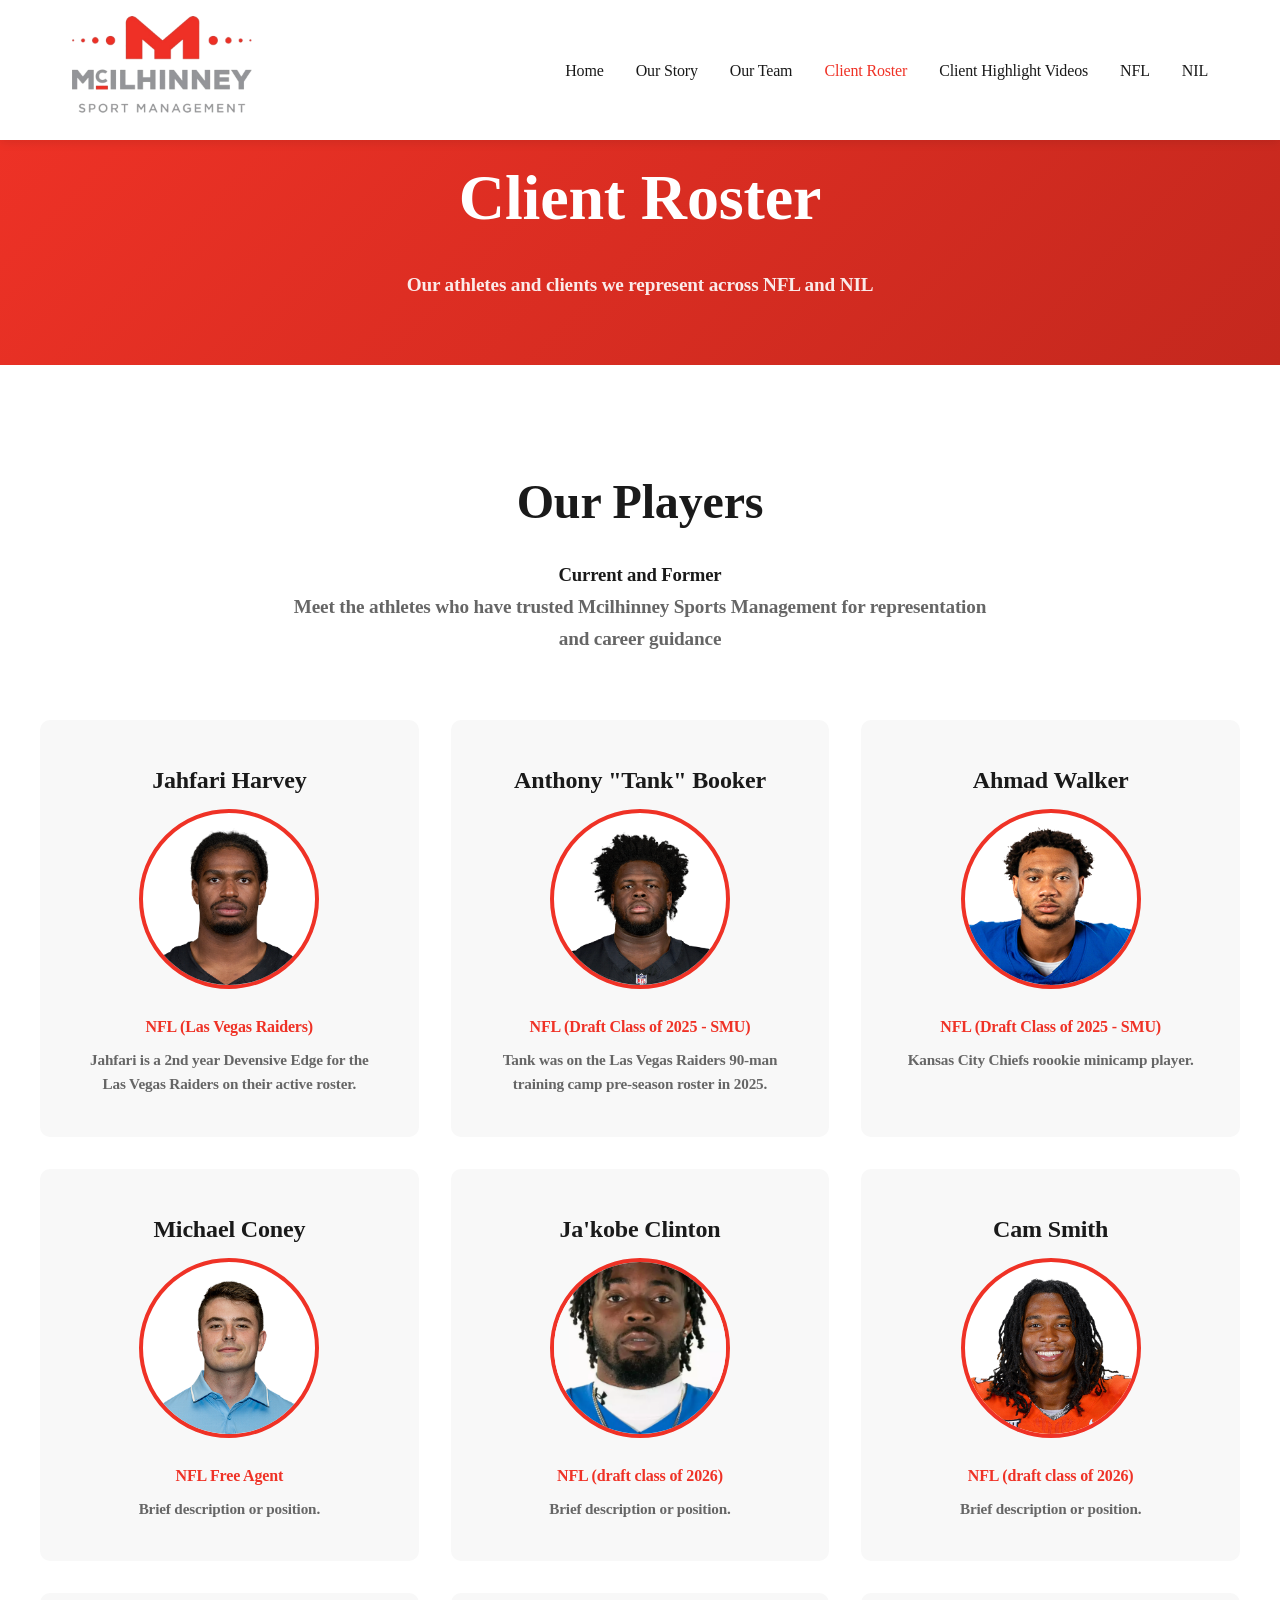
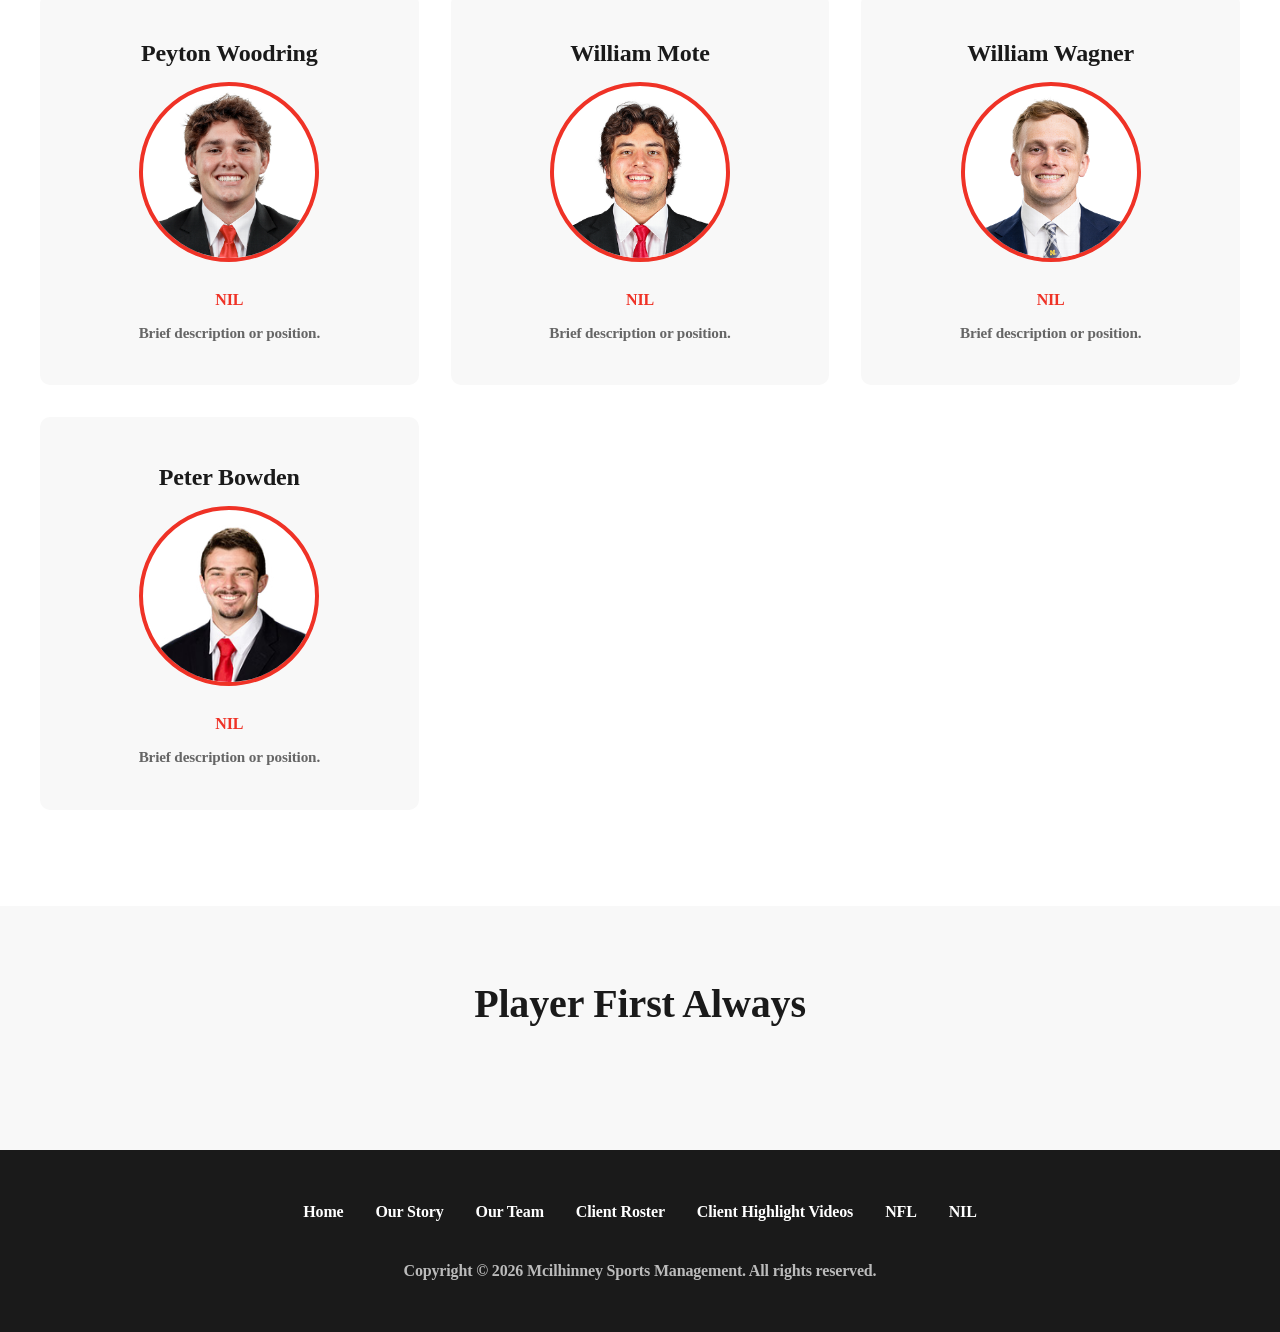
<file: client-roster.html>
<!DOCTYPE html>
<html lang="en">
<head>
    <meta charset="UTF-8">
    <meta name="viewport" content="width=device-width, initial-scale=1.0">
    <title>Client Roster - Mcilhinney Sports Management</title>
    <style>
        * {
            margin: 0;
            padding: 0;
            box-sizing: border-box;
        }

        :root {
            --primary-color: #EF3226;
            --dark-text: #1a1a1a;
            --light-text: #666;
            --bg-light: #f8f8f8;
            --white: #ffffff;
        }

        html {
            scroll-behavior: smooth;
        }

        body {
            font-family: 'Copperplate Gothic Bold', 'Copperplate Gothic', Copperplate, serif;
            line-height: 1.7;
            color: var(--dark-text);
            overflow-x: hidden;
            font-weight: bold;
            letter-spacing: -0.01em;
        }

        /* Navigation */
        nav {
            position: fixed;
            top: 0;
            width: 100%;
            background: var(--white);
            box-shadow: 0 2px 10px rgba(0,0,0,0.1);
            z-index: 1000;
            padding: 1rem 0;
        }

        .nav-container {
            max-width: 1200px;
            margin: 0 auto;
            display: flex;
            justify-content: space-between;
            align-items: center;
            padding: 0 2rem;
        }

        .logo {
            height: 100px;
            width: auto;
        }

        .nav-links {
            display: flex;
            gap: 2rem;
            list-style: none;
        }

        .nav-links a {
            text-decoration: none;
            color: var(--dark-text);
            font-weight: 500;
            transition: color 0.3s;
        }

        .nav-links a:hover,
        .nav-links a.active {
            color: var(--primary-color);
        }

        /* Page Header */
        .page-header {
            margin-top: 80px;
            background: linear-gradient(135deg, var(--primary-color) 0%, #c4281e 100%);
            color: var(--white);
            padding: 4rem 2rem;
            text-align: center;
        }

        .page-header h1 {
            font-size: clamp(2.5rem, 5vw, 4rem);
            margin-bottom: 1rem;
        }

        .page-header p {
            font-size: 1.2rem;
            opacity: 0.9;
            max-width: 700px;
            margin: 0 auto;
        }

        /* Roster Section */
        .roster {
            padding: 6rem 2rem;
            background: var(--white);
        }

        .roster-container {
            max-width: 1200px;
            margin: 0 auto;
        }

        .section-header {
            text-align: center;
            margin-bottom: 4rem;
        }

        .section-header h2 {
            font-size: clamp(2rem, 4vw, 3rem);
            margin-bottom: 1rem;
            color: var(--dark-text);
        }

        .section-header p {
            font-size: 1.2rem;
            color: var(--light-text);
            max-width: 700px;
            margin: 0 auto;
        }

        .roster-grid {
            display: grid;
            grid-template-columns: repeat(auto-fit, minmax(280px, 1fr));
            gap: 2rem;
        }

        .roster-card {
            background: var(--bg-light);
            padding: 2.5rem;
            border-radius: 10px;
            transition: transform 0.3s, box-shadow 0.3s;
            text-align: center;
        }

        .roster-card-photo {
            width: 180px;
            height: 180px;
            margin: 0 auto 1.5rem;
            background: var(--white);
            border-radius: 50%;
            display: flex;
            align-items: center;
            justify-content: center;
            overflow: hidden;
            border: 4px solid var(--primary-color);
        }

        .roster-card-photo img {
            width: 100%;
            height: 100%;
            object-fit: cover;
        }

        .roster-card:hover {
            transform: translateY(-5px);
            box-shadow: 0 10px 30px rgba(0,0,0,0.1);
        }

        .roster-card h3 {
            font-size: 1.5rem;
            margin-bottom: 0.5rem;
            color: var(--dark-text);
        }

        .roster-card .sport {
            font-size: 1rem;
            color: var(--primary-color);
            margin-bottom: 0.5rem;
        }

        .roster-card p {
            color: var(--light-text);
            line-height: 1.6;
            font-size: 0.95rem;
        }

        /* Content Section */
        .content {
            padding: 4rem 2rem;
            background: var(--bg-light);
        }

        .content-container {
            max-width: 1000px;
            margin: 0 auto;
        }

        .content-section {
            margin-bottom: 3rem;
        }

        .content-section h2 {
            font-size: clamp(2rem, 4vw, 2.5rem);
            margin-bottom: 1.5rem;
            color: var(--dark-text);
        }

        .content-section p {
            font-size: 1.1rem;
            color: var(--light-text);
            line-height: 1.8;
            margin-bottom: 1.5rem;
        }

        /* Footer */
        footer {
            background: var(--dark-text);
            color: var(--white);
            padding: 3rem 2rem;
            text-align: center;
        }

        .footer-container {
            max-width: 1200px;
            margin: 0 auto;
        }

        .footer-links {
            display: flex;
            justify-content: center;
            gap: 2rem;
            margin-bottom: 2rem;
            flex-wrap: wrap;
        }

        .footer-links a {
            color: var(--white);
            text-decoration: none;
            transition: color 0.3s;
        }

        .footer-links a:hover {
            color: var(--primary-color);
        }

        .footer-copyright {
            opacity: 0.7;
            margin-top: 2rem;
        }

        /* Responsive */
        @media (max-width: 768px) {
            .roster-grid {
                grid-template-columns: 1fr;
            }
        }
    </style>
    <link rel="stylesheet" href="assets/mobile-nav.css">
</head>
<body>
    <!-- Navigation -->
    <nav>
        <div class="nav-container">
            <a href="index.html"><img src="assets/logo.png" alt="Mcilhinney Sports Management" class="logo"></a>
            <div class="nav-right">
                <button type="button" class="nav-toggle" aria-expanded="false" aria-controls="site-nav" aria-label="Open menu">
                    <span class="nav-toggle-bar"></span>
                    <span class="nav-toggle-bar"></span>
                    <span class="nav-toggle-bar"></span>
                </button>
                <div class="nav-backdrop" aria-hidden="true"></div>
                <ul class="nav-links" id="site-nav">
                    <li><a href="index.html">Home</a></li>
                    <li><a href="our-story.html">Our Story</a></li>
                    <li><a href="our-team.html">Our Team</a></li>
                    <li><a href="client-roster.html" class="active">Client Roster</a></li>
                    <li><a href="client-highlight-videos.html">Client Highlight Videos</a></li>
                    <li><a href="nfl.html">NFL</a></li>
                    <!-- <li><a href="testimonials.html">Testimonials</a></li> -->
                    <li><a href="nil.html">NIL</a></li>
                </ul>
            </div>
        </div>
    </nav>

    <!-- Page Header -->
    <section class="page-header">
        <h1>Client Roster</h1>
        <p>Our athletes and clients we represent across NFL and NIL</p>
    </section>

    <!-- Roster Section -->
    <section class="roster">
        <div class="roster-container">
            <div class="section-header">
                <h2>Our Players</h2>
                <h3>Current and Former</h3>
                <p>Meet the athletes who have trusted Mcilhinney Sports Management for representation and career guidance</p>
            </div>
            <div class="roster-grid">
                <!-- Roster cards can be added here -->
                <div class="roster-card">
                    <h3>Jahfari Harvey</h3>
                    <div class="roster-card-photo">
                        <img src="assets/Jahfari_Harvey.png" alt="Jahfari Harvey">
                    </div>
                    <div class="sport">NFL (Las Vegas Raiders)</div>
                    <p>Jahfari is a 2nd year Devensive Edge for the Las Vegas Raiders on their active roster.</p>
                </div>
                <div class="roster-card">
                    <h3>Anthony "Tank" Booker</h3>
                    <div class="roster-card-photo">
                        <img src="assets/Tank_Booker.png" alt="Anthony &quot;Tank&quot; Booker">
                    </div>
                    <div class="sport">NFL (Draft Class of 2025 - SMU)</div>
                    <p>Tank was on the Las Vegas Raiders 90-man training camp pre-season roster in 2025.</p>
                </div>
                <div class="roster-card">
                    <h3>Ahmad Walker</h3>
                    <div class="roster-card-photo">
                        <img src="assets/Ahmad_Walker.png" alt="Ahmad Walker">
                    </div>
                    <div class="sport">NFL (Draft Class of 2025 - SMU)</div>
                    <p>Kansas City Chiefs roookie minicamp player.</p>
                </div>
                <div class="roster-card">
                    <h3>Michael Coney</h3>
                    <div class="roster-card-photo">
                        <img src="assets/michael_coney.png" alt="Michael Coney">
                    </div>
                    <div class="sport">NFL Free Agent</div>
                    <p>Brief description or position.</p>
                </div>
                <div class="roster-card">
                    <h3>Ja'kobe Clinton</h3>
                    <div class="roster-card-photo">
                        <img src="assets/Jakobe_Clinton.webp" alt="Ja'kobe Clinton">
                    </div>
                    <div class="sport">NFL (draft class of 2026)</div>
                    <p>Brief description or position.</p>
                </div>
                <div class="roster-card">
                    <h3>Cam Smith</h3>
                    <div class="roster-card-photo">
                        <img src="assets/Cam_Smith.png" alt="Cam Smith">
                    </div>
                    <div class="sport">NFL (draft class of 2026)</div>
                    <p>Brief description or position.</p>
                </div>
                <div class="roster-card">
                    <h3>Peyton Woodring</h3>
                    <div class="roster-card-photo">
                        <img src="assets/Peyton_Woodring.png" alt="Peyton Woodring">
                    </div>
                    <div class="sport">NIL</div>
                    <p>Brief description or position.</p>
                </div>
                <div class="roster-card">
                    <h3>William Mote</h3>
                    <div class="roster-card-photo">
                        <img src="assets/William_Mote.png" alt="William Mote">
                    </div>
                    <div class="sport">NIL</div>
                    <p>Brief description or position.</p>
                </div>
                <div class="roster-card">
                    <h3>William Wagner</h3>
                    <div class="roster-card-photo">
                        <img src="assets/William_Wagner.png" alt="William Wagner">
                    </div>
                    <div class="sport">NIL</div>
                    <p>Brief description or position.</p>
                </div>
                <div class="roster-card">
                    <h3>Peter Bowden</h3>
                    <div class="roster-card-photo">
                        <img src="assets/Peter_Bowdin.avif" alt="Peter Bowden">
                    </div>
                    <div class="sport">NIL</div>
                    <p>Brief description or position.</p>
                </div>
            </div>
        </div>
    </section>

    <!-- Content Section -->
    <section class="content">
        <div class="content-container">
            <div class="content-section">
                <h2 style="text-align: center;">Player First Always</h2>
            </div>
        </div>
    </section>

    <!-- Footer -->
    <footer>
        <div class="footer-container">
            <div class="footer-links">
                <a href="index.html">Home</a>
                <a href="our-story.html">Our Story</a>
                <a href="our-team.html">Our Team</a>
                <a href="client-roster.html">Client Roster</a>
                <a href="client-highlight-videos.html">Client Highlight Videos</a>
                <a href="nfl.html">NFL</a>
                <!-- <a href="testimonials.html">Testimonials</a> -->
                <a href="nil.html">NIL</a>
            </div>
            <div class="footer-copyright">
                <p>Copyright © 2026 Mcilhinney Sports Management. All rights reserved.</p>
            </div>
        </div>
    </footer>
    <script src="assets/mobile-nav.js"></script>
</body>
</html>
</file>
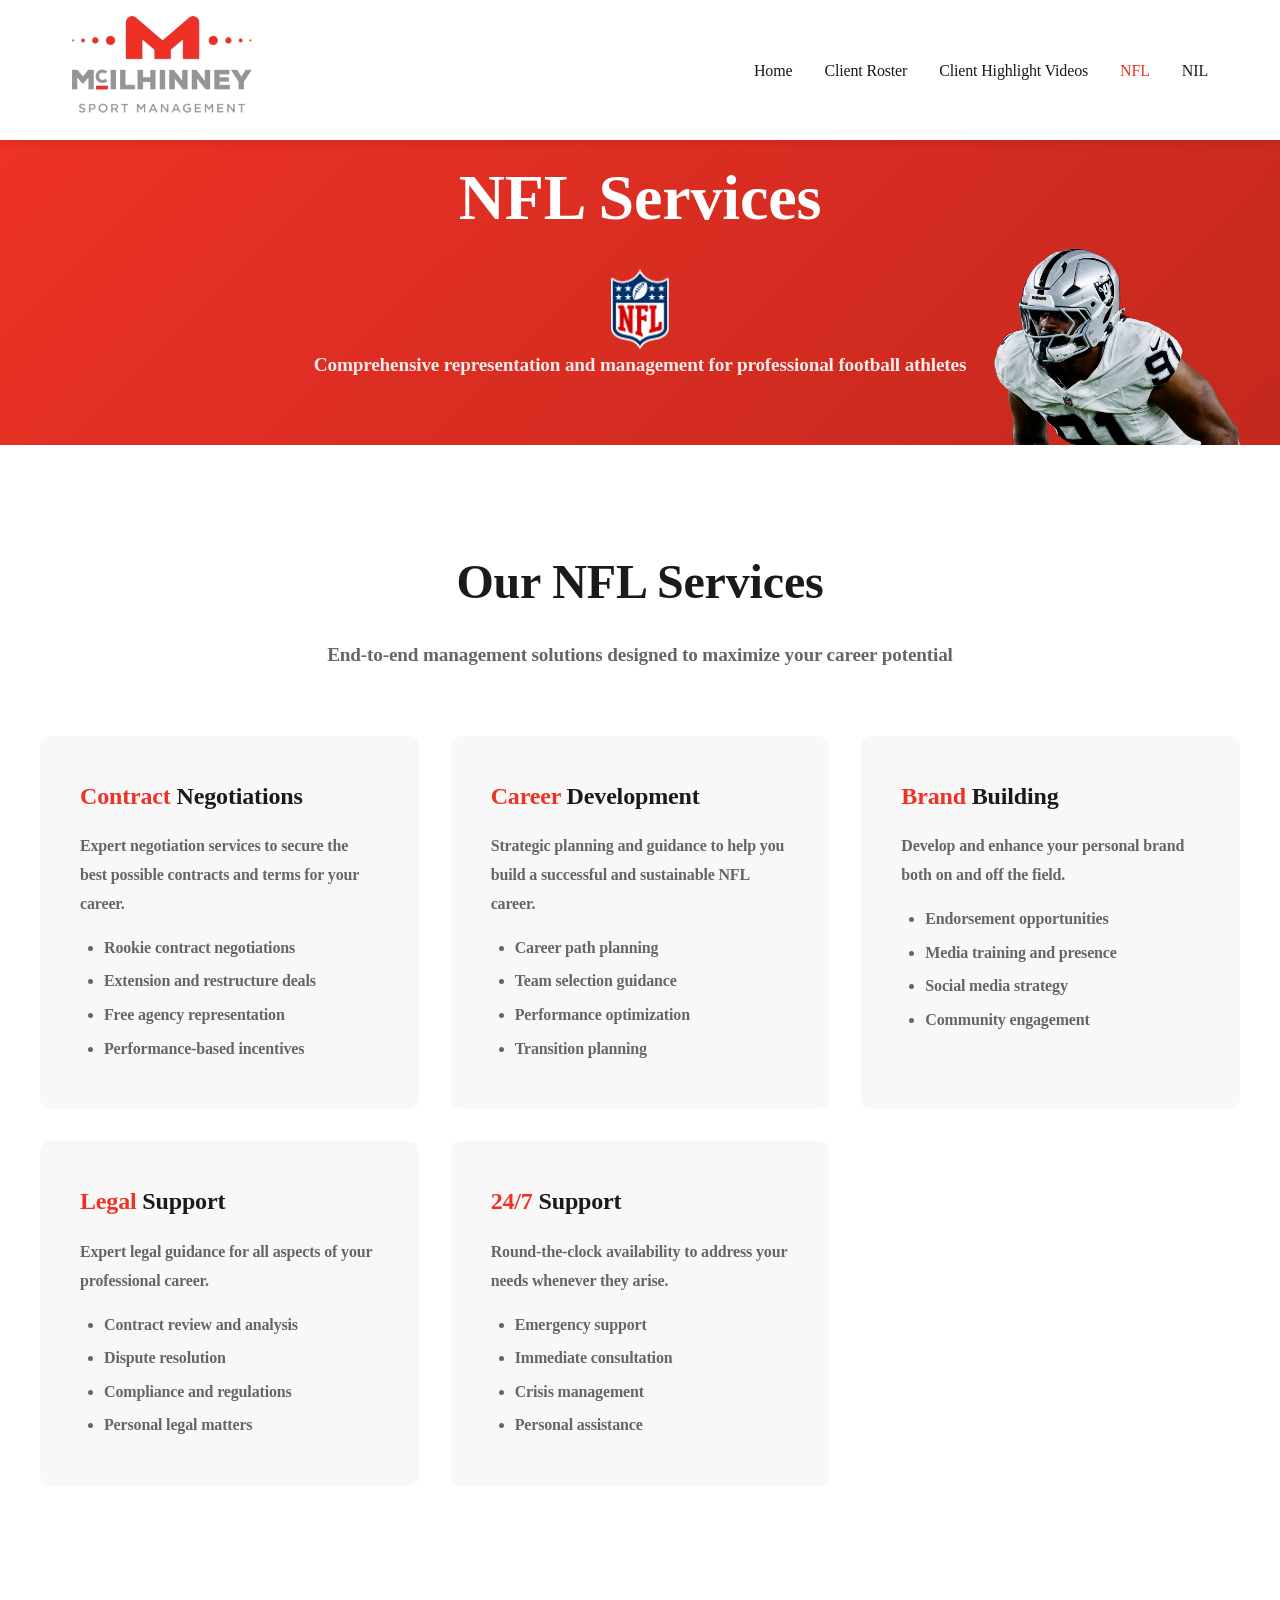
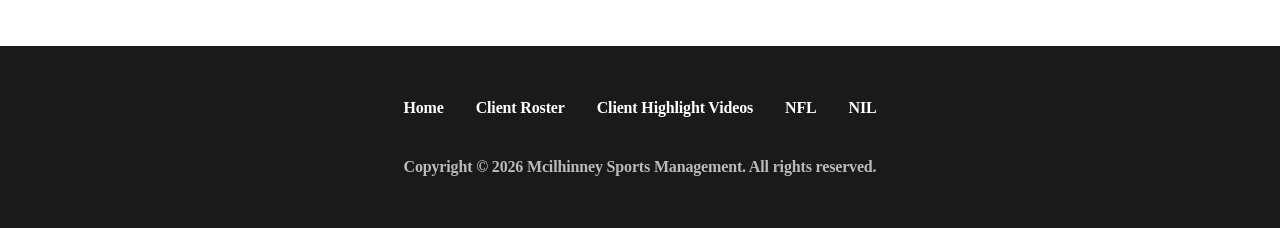
<file: nfl.html>
<!DOCTYPE html>
<html lang="en">
<head>
    <meta charset="UTF-8">
    <meta name="viewport" content="width=device-width, initial-scale=1.0">
    <title>NFL Services - Mcilhinney Sports Management</title>
    <style>
        * {
            margin: 0;
            padding: 0;
            box-sizing: border-box;
        }

        :root {
            --primary-color: #EF3226;
            --dark-text: #1a1a1a;
            --light-text: #666;
            --bg-light: #f8f8f8;
            --white: #ffffff;
        }

        html {
            scroll-behavior: smooth;
        }

        body {
            font-family: 'Copperplate Gothic Bold', 'Copperplate Gothic', Copperplate, serif;
            line-height: 1.7;
            color: var(--dark-text);
            overflow-x: hidden;
            font-weight: bold;
            letter-spacing: -0.01em;
        }

        /* Navigation */
        nav {
            position: fixed;
            top: 0;
            width: 100%;
            background: var(--white);
            box-shadow: 0 2px 10px rgba(0,0,0,0.1);
            z-index: 1000;
            padding: 1rem 0;
        }

        .nav-container {
            max-width: 1200px;
            margin: 0 auto;
            display: flex;
            justify-content: space-between;
            align-items: center;
            padding: 0 2rem;
        }

        .logo {
            height: 100px;
            width: auto;
        }

        .nav-links {
            display: flex;
            gap: 2rem;
            list-style: none;
        }

        .nav-links a {
            text-decoration: none;
            color: var(--dark-text);
            font-weight: 500;
            transition: color 0.3s;
        }

        .nav-links a:hover,
        .nav-links a.active {
            color: var(--primary-color);
        }

        /* Page Header */
        .page-header {
            margin-top: 80px;
            background: linear-gradient(135deg, var(--primary-color) 0%, #c4281e 100%);
            color: var(--white);
            padding: 4rem 2rem;
            text-align: center;
            position: relative;
            overflow: hidden;
        }

        .page-header-content {
            max-width: 760px;
            margin: 0 auto;
        }

        .page-header h1 {
            font-size: clamp(2.5rem, 5vw, 4rem);
            margin-bottom: 1rem;
        }

        .page-header p {
            font-size: 1.2rem;
            opacity: 0.9;
            max-width: 700px;
            margin: 0 auto;
        }

        .page-header-logo {
            display: block;
            max-height: 80px;
            width: auto;
            margin: 0.25rem auto 0;
        }

        .page-header-photo {
            position: absolute;
            right: 2rem;
            top: 77%;
            transform: translateY(-50%);
            width: clamp(130px, 20vw, 260px);
            height: auto;
            border-radius: 12px;
            object-fit: cover;
            /* No shadow/background so it blends into the header */
            box-shadow: none;
        }

        /* Services Section */
        .services {
            padding: 6rem 2rem;
            background: var(--white);
        }

        .services-container {
            max-width: 1200px;
            margin: 0 auto;
        }

        .section-header {
            text-align: center;
            margin-bottom: 4rem;
        }

        .section-header h2 {
            font-size: clamp(2rem, 4vw, 3rem);
            margin-bottom: 1rem;
            color: var(--dark-text);
        }

        .section-header p {
            font-size: 1.2rem;
            color: var(--light-text);
            max-width: 700px;
            margin: 0 auto;
        }

        .services-grid {
            display: grid;
            grid-template-columns: repeat(auto-fit, minmax(300px, 1fr));
            gap: 2rem;
            margin-bottom: 4rem;
        }

        .service-card {
            background: var(--bg-light);
            padding: 2.5rem;
            border-radius: 10px;
            transition: transform 0.3s, box-shadow 0.3s;
        }

        .service-card:hover {
            transform: translateY(-5px);
            box-shadow: 0 10px 30px rgba(0,0,0,0.1);
        }

        .service-card h3 {
            font-size: 1.5rem;
            margin-bottom: 1rem;
            color: var(--dark-text);
        }

        .service-card h3 span {
            color: var(--primary-color);
        }

        .service-card p {
            color: var(--light-text);
            line-height: 1.8;
        }

        .service-card ul {
            margin-top: 1rem;
            padding-left: 1.5rem;
            color: var(--light-text);
        }

        .service-card ul li {
            margin-bottom: 0.5rem;
            line-height: 1.6;
        }

        /* Content Section */
        .content {
            padding: 4rem 2rem;
            background: var(--bg-light);
        }

        .content-container {
            max-width: 1000px;
            margin: 0 auto;
        }

        .content-section {
            margin-bottom: 3rem;
        }

        .content-section h2 {
            font-size: clamp(2rem, 4vw, 2.5rem);
            margin-bottom: 1.5rem;
            color: var(--dark-text);
        }

        .content-section p {
            font-size: 1.1rem;
            color: var(--light-text);
            line-height: 1.8;
            margin-bottom: 1.5rem;
        }

        .highlight-box {
            background: var(--white);
            padding: 2.5rem;
            border-radius: 10px;
            border-left: 5px solid var(--primary-color);
            margin: 2rem 0;
        }

        .highlight-box p {
            margin-bottom: 0;
            font-size: 1.1rem;
            color: var(--dark-text);
        }

        /* Footer */
        footer {
            background: var(--dark-text);
            color: var(--white);
            padding: 3rem 2rem;
            text-align: center;
        }

        .footer-container {
            max-width: 1200px;
            margin: 0 auto;
        }

        .footer-links {
            display: flex;
            justify-content: center;
            gap: 2rem;
            margin-bottom: 2rem;
            flex-wrap: wrap;
        }

        .footer-links a {
            color: var(--white);
            text-decoration: none;
            transition: color 0.3s;
        }

        .footer-links a:hover {
            color: var(--primary-color);
        }

        .footer-copyright {
            opacity: 0.7;
            margin-top: 2rem;
        }

        /* Responsive */
        @media (max-width: 768px) {
            .services-grid {
                grid-template-columns: 1fr;
            }

            .page-header {
                padding: 4rem 1.5rem;
            }

            .page-header-photo {
                position: static;
                transform: none;
                display: block;
                margin: 1.5rem auto 0;
                width: min(75vw, 260px);
            }
        }
    </style>
    <link rel="stylesheet" href="assets/mobile-nav.css">
</head>
<body>
    <!-- Navigation -->
    <nav>
        <div class="nav-container">
            <a href="index.html"><img src="assets/logo.png" alt="Mcilhinney Sports Management" class="logo"></a>
            <div class="nav-right">
                <button type="button" class="nav-toggle" aria-expanded="false" aria-controls="site-nav" aria-label="Open menu">
                    <span class="nav-toggle-bar"></span>
                    <span class="nav-toggle-bar"></span>
                    <span class="nav-toggle-bar"></span>
                </button>
                <div class="nav-backdrop" aria-hidden="true"></div>
                <ul class="nav-links" id="site-nav">
                    <li><a href="index.html">Home</a></li>
                    <li><a href="client-roster.html">Client Roster</a></li>
                    <li><a href="client-highlight-videos.html">Client Highlight Videos</a></li>
                    <li><a href="nfl.html" class="active">NFL</a></li>
                    <!-- <li><a href="testimonials.html">Testimonials</a></li> -->
                    <li><a href="nil.html">NIL</a></li>
                </ul>
            </div>
        </div>
    </nav>

    <!-- Page Header -->
    <section class="page-header">
        <div class="page-header-content">
            <h1>NFL Services</h1>
            <img src="assets/NFL_Logo.png" alt="NFL" class="page-header-logo">
            <p>Comprehensive representation and management for professional football athletes</p>
        </div>
        <img src="assets/Jah_In_Jersey.png" alt="Ja'kobe Clinton in jersey" class="page-header-photo">
    </section>

    <!-- Services Section -->
    <section class="services">
        <div class="services-container">
            <div class="section-header">
                <h2>Our NFL Services</h2>
                <p>End-to-end management solutions designed to maximize your career potential</p>
            </div>
            <div class="services-grid">
                <div class="service-card">
                    <h3><span>Contract</span> Negotiations</h3>
                    <p>Expert negotiation services to secure the best possible contracts and terms for your career.</p>
                    <ul>
                        <li>Rookie contract negotiations</li>
                        <li>Extension and restructure deals</li>
                        <li>Free agency representation</li>
                        <li>Performance-based incentives</li>
                    </ul>
                </div>
                <div class="service-card">
                    <h3><span>Career</span> Development</h3>
                    <p>Strategic planning and guidance to help you build a successful and sustainable NFL career.</p>
                    <ul>
                        <li>Career path planning</li>
                        <li>Team selection guidance</li>
                        <li>Performance optimization</li>
                        <li>Transition planning</li>
                    </ul>
                </div>
                <div class="service-card">
                    <h3><span>Brand</span> Building</h3>
                    <p>Develop and enhance your personal brand both on and off the field.</p>
                    <ul>
                        <li>Endorsement opportunities</li>
                        <li>Media training and presence</li>
                        <li>Social media strategy</li>
                        <li>Community engagement</li>
                    </ul>
                </div>
                <div class="service-card">
                    <h3><span>Legal</span> Support</h3>
                    <p>Expert legal guidance for all aspects of your professional career.</p>
                    <ul>
                        <li>Contract review and analysis</li>
                        <li>Dispute resolution</li>
                        <li>Compliance and regulations</li>
                        <li>Personal legal matters</li>
                    </ul>
                </div>
                <div class="service-card">
                    <h3><span>24/7</span> Support</h3>
                    <p>Round-the-clock availability to address your needs whenever they arise.</p>
                    <ul>
                        <li>Emergency support</li>
                        <li>Immediate consultation</li>
                        <li>Crisis management</li>
                        <li>Personal assistance</li>
                    </ul>
                </div>
            </div>
        </div>
    </section>

    <!-- Footer -->
    <footer>
        <div class="footer-container">
            <div class="footer-links">
                <a href="index.html">Home</a>
                <a href="client-roster.html">Client Roster</a>
                <a href="client-highlight-videos.html">Client Highlight Videos</a>
                <a href="nfl.html">NFL</a>
                <!-- <a href="testimonials.html">Testimonials</a> -->
                <a href="nil.html">NIL</a>
            </div>
            <div class="footer-copyright">
                <p>Copyright © 2026 Mcilhinney Sports Management. All rights reserved.</p>
            </div>
        </div>
    </footer>
    <script src="assets/mobile-nav.js"></script>
</body>
</html>
</file>
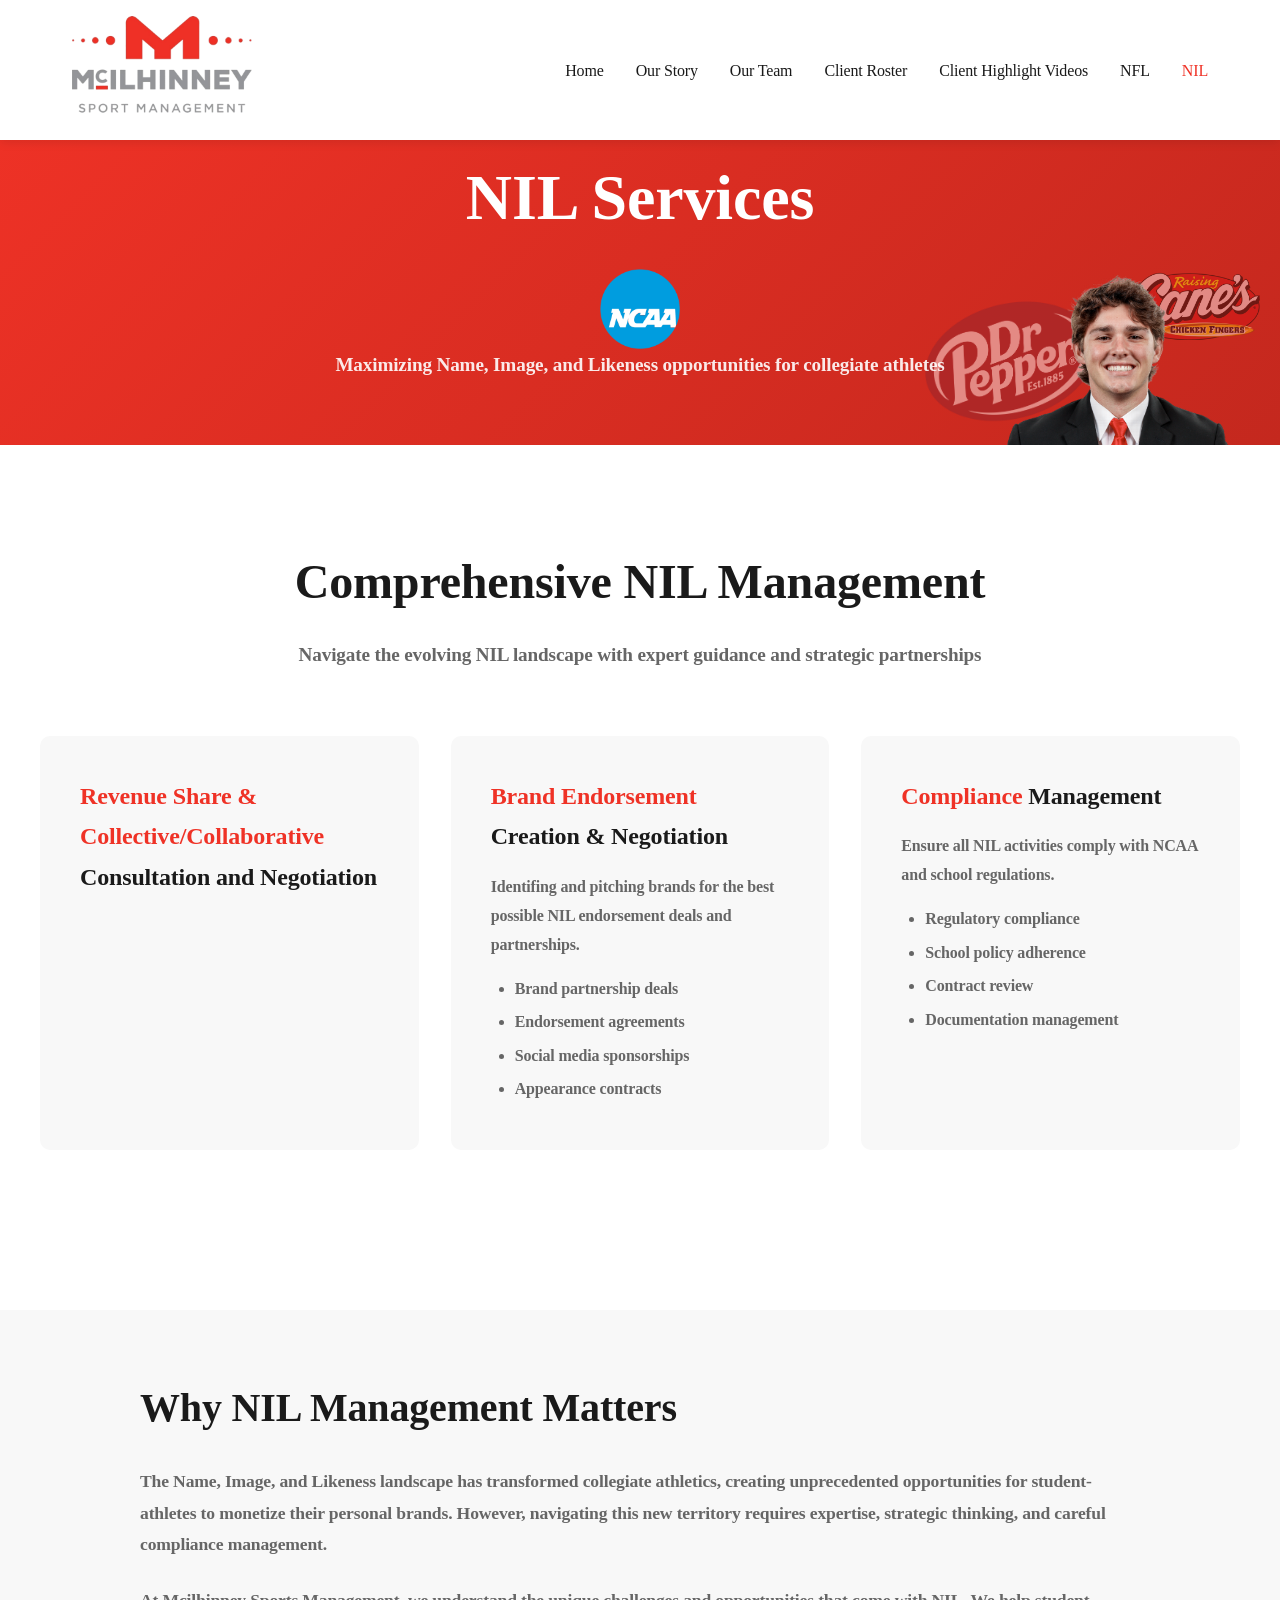
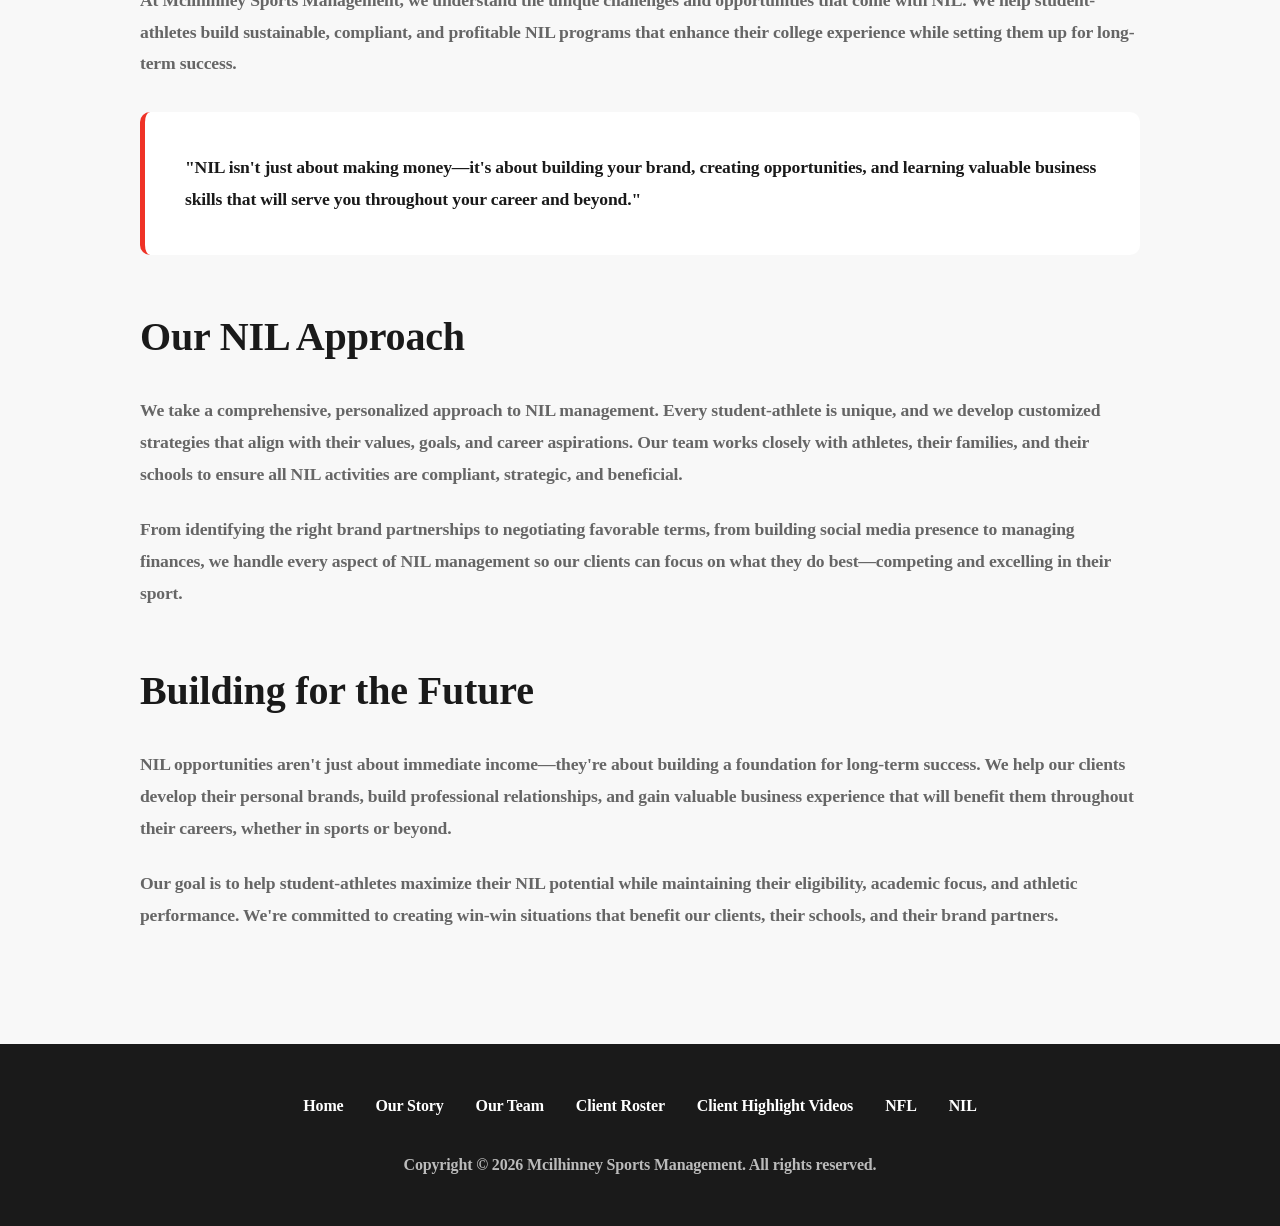
<file: nil.html>
<!DOCTYPE html>
<html lang="en">
<head>
    <meta charset="UTF-8">
    <meta name="viewport" content="width=device-width, initial-scale=1.0">
    <title>NIL Services - Mcilhinney Sports Management</title>
    <style>
        * {
            margin: 0;
            padding: 0;
            box-sizing: border-box;
        }

        :root {
            --primary-color: #EF3226;
            --dark-text: #1a1a1a;
            --light-text: #666;
            --bg-light: #f8f8f8;
            --white: #ffffff;
        }

        html {
            scroll-behavior: smooth;
        }

        body {
            font-family: 'Copperplate Gothic Bold', 'Copperplate Gothic', Copperplate, serif;
            line-height: 1.7;
            color: var(--dark-text);
            overflow-x: hidden;
            font-weight: bold;
            letter-spacing: -0.01em;
        }

        /* Navigation */
        nav {
            position: fixed;
            top: 0;
            width: 100%;
            background: var(--white);
            box-shadow: 0 2px 10px rgba(0,0,0,0.1);
            z-index: 1000;
            padding: 1rem 0;
        }

        .nav-container {
            max-width: 1200px;
            margin: 0 auto;
            display: flex;
            justify-content: space-between;
            align-items: center;
            padding: 0 2rem;
        }

        .logo {
            height: 100px;
            width: auto;
        }

        .nav-links {
            display: flex;
            gap: 2rem;
            list-style: none;
        }

        .nav-links a {
            text-decoration: none;
            color: var(--dark-text);
            font-weight: 500;
            transition: color 0.3s;
        }

        .nav-links a:hover,
        .nav-links a.active {
            color: var(--primary-color);
        }

        /* Page Header */
        .page-header {
            margin-top: 80px;
            background: linear-gradient(135deg, var(--primary-color) 0%, #c4281e 100%);
            color: var(--white);
            padding: 4rem 2rem;
            text-align: center;
            position: relative;
            overflow: hidden;
        }

        .page-header-content {
            max-width: 760px;
            margin: 0 auto;
            position: relative;
            z-index: 2;
        }

        .page-header h1 {
            font-size: clamp(2.5rem, 5vw, 4rem);
            margin-bottom: 1rem;
        }

        .page-header p {
            font-size: 1.2rem;
            opacity: 0.9;
            max-width: 700px;
            margin: 0 auto;
        }

        .page-header-logo {
            display: block;
            max-height: 80px;
            width: auto;
            margin: 0.25rem auto 0;
        }

        .page-header-photo {
            position: absolute;
            right: 2rem;
            top: 77%;
            transform: translateY(-50%);
            width: clamp(130px, 20vw, 260px);
            height: auto;
            border-radius: 12px;
            object-fit: cover;
            box-shadow: none;
            z-index: 3;
        }

        .page-header-logo-bg {
            position: absolute;
            top: 77%;
            transform: translateY(-50%);
            z-index: 1;
            opacity: 0.45;
            pointer-events: none;
        }

        .page-header-logo-drpepper {
            right: 180px;
            width: clamp(110px, 14vw, 220px);
        }

        .page-header-logo-canes {
            right: 20px;
            top: 62%;
            width: clamp(85px, 11vw, 170px);
        }

        /* Services Section */
        .services {
            padding: 6rem 2rem;
            background: var(--white);
        }

        .services-container {
            max-width: 1200px;
            margin: 0 auto;
        }

        .section-header {
            text-align: center;
            margin-bottom: 4rem;
        }

        .section-header h2 {
            font-size: clamp(2rem, 4vw, 3rem);
            margin-bottom: 1rem;
            color: var(--dark-text);
        }

        .section-header p {
            font-size: 1.2rem;
            color: var(--light-text);
            max-width: 700px;
            margin: 0 auto;
        }

        .services-grid {
            display: grid;
            grid-template-columns: repeat(auto-fit, minmax(300px, 1fr));
            gap: 2rem;
            margin-bottom: 4rem;
        }

        .service-card {
            background: var(--bg-light);
            padding: 2.5rem;
            border-radius: 10px;
            transition: transform 0.3s, box-shadow 0.3s;
        }

        .service-card:hover {
            transform: translateY(-5px);
            box-shadow: 0 10px 30px rgba(0,0,0,0.1);
        }

        .service-card h3 {
            font-size: 1.5rem;
            margin-bottom: 1rem;
            color: var(--dark-text);
        }

        .service-card h3 span {
            color: var(--primary-color);
        }

        .service-card p {
            color: var(--light-text);
            line-height: 1.8;
        }

        .service-card ul {
            margin-top: 1rem;
            padding-left: 1.5rem;
            color: var(--light-text);
        }

        .service-card ul li {
            margin-bottom: 0.5rem;
            line-height: 1.6;
        }

        /* Content Section */
        .content {
            padding: 4rem 2rem;
            background: var(--bg-light);
        }

        .content-container {
            max-width: 1000px;
            margin: 0 auto;
        }

        .content-section {
            margin-bottom: 3rem;
        }

        .content-section h2 {
            font-size: clamp(2rem, 4vw, 2.5rem);
            margin-bottom: 1.5rem;
            color: var(--dark-text);
        }

        .content-section p {
            font-size: 1.1rem;
            color: var(--light-text);
            line-height: 1.8;
            margin-bottom: 1.5rem;
        }

        .highlight-box {
            background: var(--white);
            padding: 2.5rem;
            border-radius: 10px;
            border-left: 5px solid var(--primary-color);
            margin: 2rem 0;
        }

        .highlight-box p {
            margin-bottom: 0;
            font-size: 1.1rem;
            color: var(--dark-text);
        }

        /* Stats Section */
        .stats {
            background: var(--primary-color);
            color: var(--white);
            padding: 4rem 2rem;
        }

        .stats-container {
            max-width: 1200px;
            margin: 0 auto;
            display: grid;
            grid-template-columns: repeat(auto-fit, minmax(250px, 1fr));
            gap: 3rem;
            text-align: center;
        }

        .stat-item h2 {
            font-size: 3rem;
            font-weight: 700;
            margin-bottom: 0.5rem;
        }

        .stat-item p {
            font-size: 1.1rem;
            opacity: 0.9;
        }

        /* Footer */
        footer {
            background: var(--dark-text);
            color: var(--white);
            padding: 3rem 2rem;
            text-align: center;
        }

        .footer-container {
            max-width: 1200px;
            margin: 0 auto;
        }

        .footer-links {
            display: flex;
            justify-content: center;
            gap: 2rem;
            margin-bottom: 2rem;
            flex-wrap: wrap;
        }

        .footer-links a {
            color: var(--white);
            text-decoration: none;
            transition: color 0.3s;
        }

        .footer-links a:hover {
            color: var(--primary-color);
        }

        .footer-copyright {
            opacity: 0.7;
            margin-top: 2rem;
        }

        /* Responsive */
        @media (max-width: 768px) {
            .services-grid {
                grid-template-columns: 1fr;
            }

            .stats-container {
                grid-template-columns: 1fr;
            }

            .page-header {
                padding: 4rem 1.5rem;
            }

            .page-header-photo {
                position: static;
                transform: none;
                display: block;
                margin: 1.5rem auto 0;
                width: min(75vw, 260px);
            }

            .page-header-logo-bg {
                display: none;
            }
        }
    </style>
    <link rel="stylesheet" href="assets/mobile-nav.css">
</head>
<body>
    <!-- Navigation -->
    <nav>
        <div class="nav-container">
            <a href="index.html"><img src="assets/logo.png" alt="Mcilhinney Sports Management" class="logo"></a>
            <div class="nav-right">
                <button type="button" class="nav-toggle" aria-expanded="false" aria-controls="site-nav" aria-label="Open menu">
                    <span class="nav-toggle-bar"></span>
                    <span class="nav-toggle-bar"></span>
                    <span class="nav-toggle-bar"></span>
                </button>
                <div class="nav-backdrop" aria-hidden="true"></div>
                <ul class="nav-links" id="site-nav">
                    <li><a href="index.html">Home</a></li>
                    <li><a href="our-story.html">Our Story</a></li>
                    <li><a href="our-team.html">Our Team</a></li>
                    <li><a href="client-roster.html">Client Roster</a></li>
                    <li><a href="client-highlight-videos.html">Client Highlight Videos</a></li>
                    <li><a href="nfl.html">NFL</a></li>
                    <!-- <li><a href="testimonials.html">Testimonials</a></li> -->
                    <li><a href="nil.html" class="active">NIL</a></li>
                </ul>
            </div>
        </div>
    </nav>

    <!-- Page Header -->
    <section class="page-header">
        <div class="page-header-content">
            <h1>NIL Services</h1>
            <img src="assets/NCAA_Logo.png" alt="NCAA" class="page-header-logo">
            <p>Maximizing Name, Image, and Likeness opportunities for collegiate athletes</p>
        </div>

        <img src="assets/Dr_Pepper_Logo.png" alt="Dr Pepper logo" class="page-header-logo-bg page-header-logo-drpepper">
        <img src="assets/Raising_Canes_Logo.png" alt="Raising Canes logo" class="page-header-logo-bg page-header-logo-canes">
        <img src="assets/Peyton_Woodring.png" alt="Peyton Woodring" class="page-header-photo">
    </section>

    <!-- Services Section -->
    <section class="services">
        <div class="services-container">
            <div class="section-header">
                <h2>Comprehensive NIL Management</h2>
                <p>Navigate the evolving NIL landscape with expert guidance and strategic partnerships</p>
            </div>
            <div class="services-grid">
                <div class="service-card">
                    <h3><span>Revenue Share & Collective/Collaborative</span> Consultation and Negotiation</h3>
                </div>
                <div class="service-card">
                    <h3><span>Brand Endorsement</span> Creation & Negotiation</h3>
                    <p>Identifing and pitching brands for the best possible NIL endorsement deals and partnerships.</p>
                    <ul>
                        <li>Brand partnership deals</li>
                        <li>Endorsement agreements</li>
                        <li>Social media sponsorships</li>
                        <li>Appearance contracts</li>
                    </ul>
                </div>
                <div class="service-card">
                    <h3><span>Compliance</span> Management</h3>
                    <p>Ensure all NIL activities comply with NCAA and school regulations.</p>
                    <ul>
                        <li>Regulatory compliance</li>
                        <li>School policy adherence</li>
                        <li>Contract review</li>
                        <li>Documentation management</li>
                    </ul>
                </div>
            </div>
        </div>
    </section>

    <!-- Content Section -->
    <section class="content">
        <div class="content-container">
            <div class="content-section">
                <h2>Why NIL Management Matters</h2>
                <p>The Name, Image, and Likeness landscape has transformed collegiate athletics, creating unprecedented opportunities for student-athletes to monetize their personal brands. However, navigating this new territory requires expertise, strategic thinking, and careful compliance management.</p>
                <p>At Mcilhinney Sports Management, we understand the unique challenges and opportunities that come with NIL. We help student-athletes build sustainable, compliant, and profitable NIL programs that enhance their college experience while setting them up for long-term success.</p>
                <div class="highlight-box">
                    <p>"NIL isn't just about making money—it's about building your brand, creating opportunities, and learning valuable business skills that will serve you throughout your career and beyond."</p>
                </div>
            </div>
            <div class="content-section">
                <h2>Our NIL Approach</h2>
                <p>We take a comprehensive, personalized approach to NIL management. Every student-athlete is unique, and we develop customized strategies that align with their values, goals, and career aspirations. Our team works closely with athletes, their families, and their schools to ensure all NIL activities are compliant, strategic, and beneficial.</p>
                <p>From identifying the right brand partnerships to negotiating favorable terms, from building social media presence to managing finances, we handle every aspect of NIL management so our clients can focus on what they do best—competing and excelling in their sport.</p>
            </div>
            <div class="content-section">
                <h2>Building for the Future</h2>
                <p>NIL opportunities aren't just about immediate income—they're about building a foundation for long-term success. We help our clients develop their personal brands, build professional relationships, and gain valuable business experience that will benefit them throughout their careers, whether in sports or beyond.</p>
                <p>Our goal is to help student-athletes maximize their NIL potential while maintaining their eligibility, academic focus, and athletic performance. We're committed to creating win-win situations that benefit our clients, their schools, and their brand partners.</p>
            </div>
        </div>
    </section>

    <!-- Footer -->
    <footer>
        <div class="footer-container">
            <div class="footer-links">
                <a href="index.html">Home</a>
                <a href="our-story.html">Our Story</a>
                <a href="our-team.html">Our Team</a>
                <a href="client-roster.html">Client Roster</a>
                <a href="client-highlight-videos.html">Client Highlight Videos</a>
                <a href="nfl.html">NFL</a>
                <!-- <a href="testimonials.html">Testimonials</a> -->
                <a href="nil.html">NIL</a>
            </div>
            <div class="footer-copyright">
                <p>Copyright © 2026 Mcilhinney Sports Management. All rights reserved.</p>
            </div>
        </div>
    </footer>
    <script src="assets/mobile-nav.js"></script>
</body>
</html>
</file>
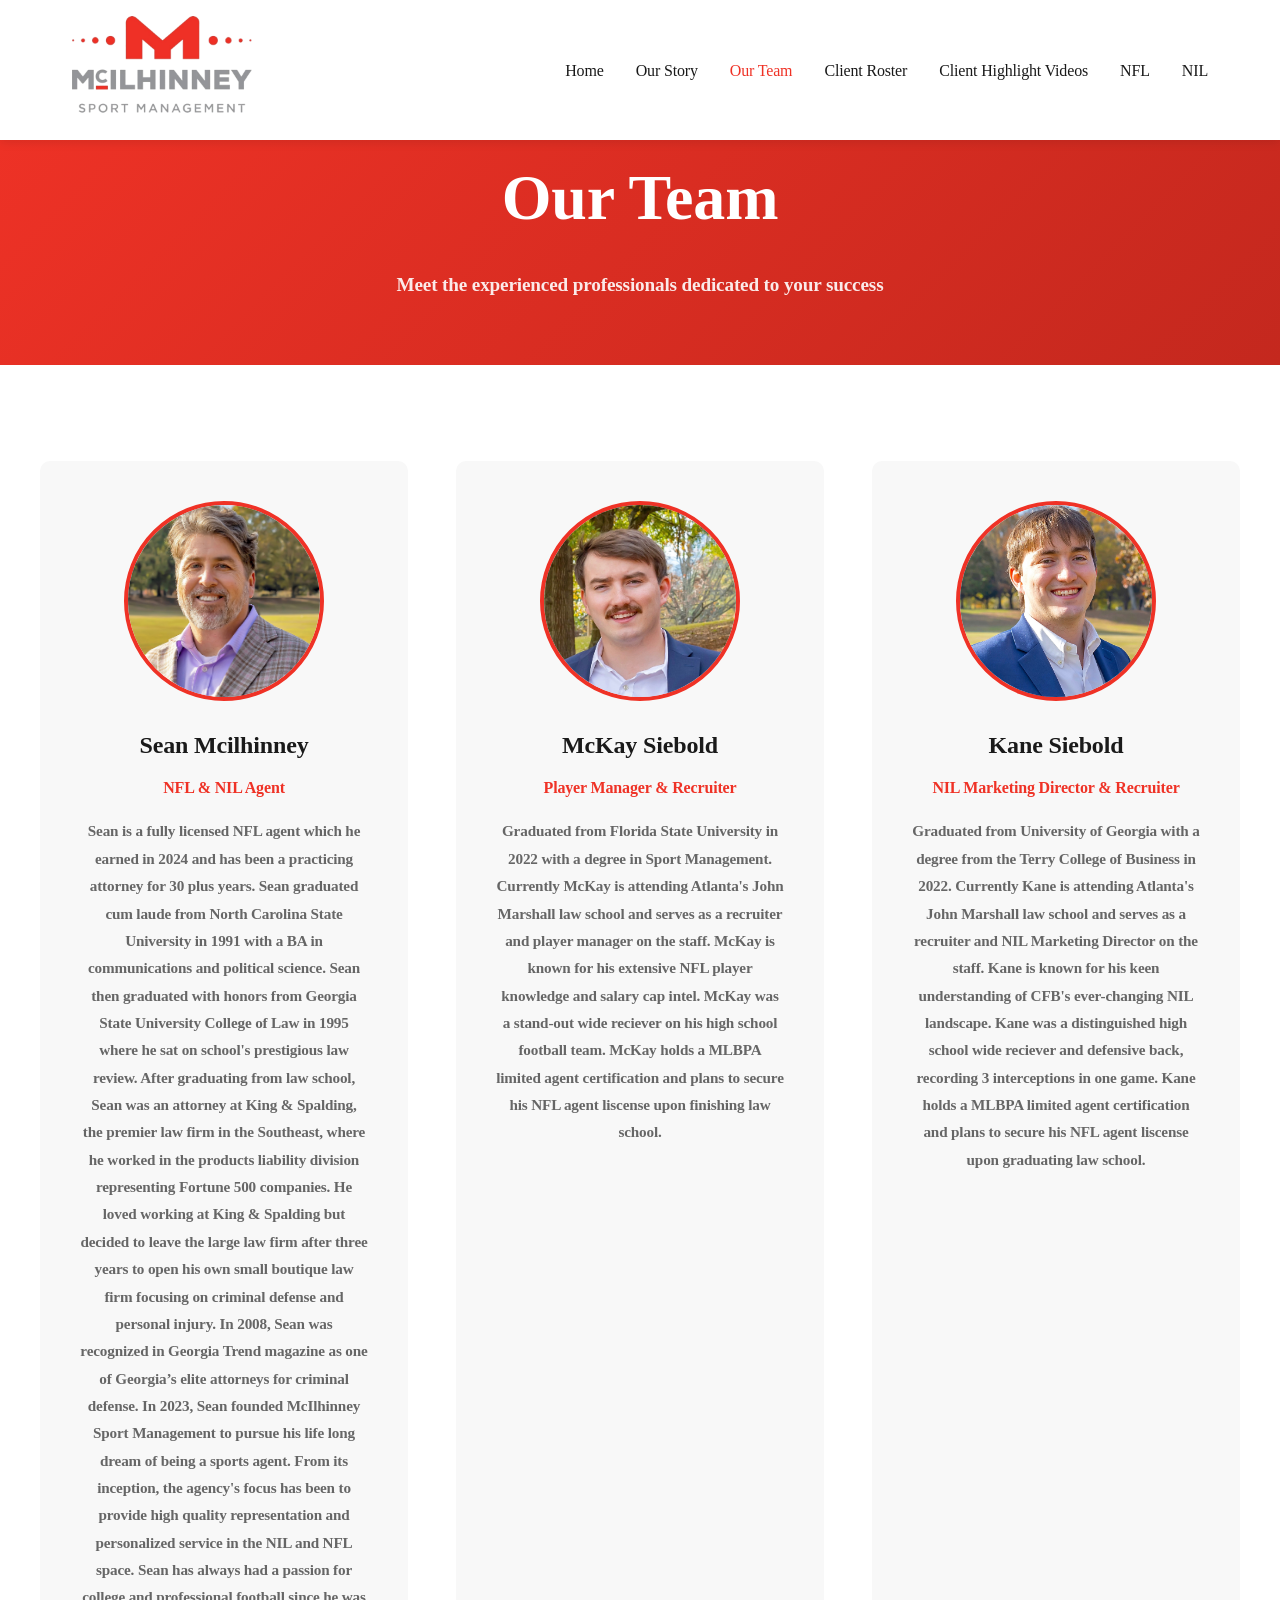
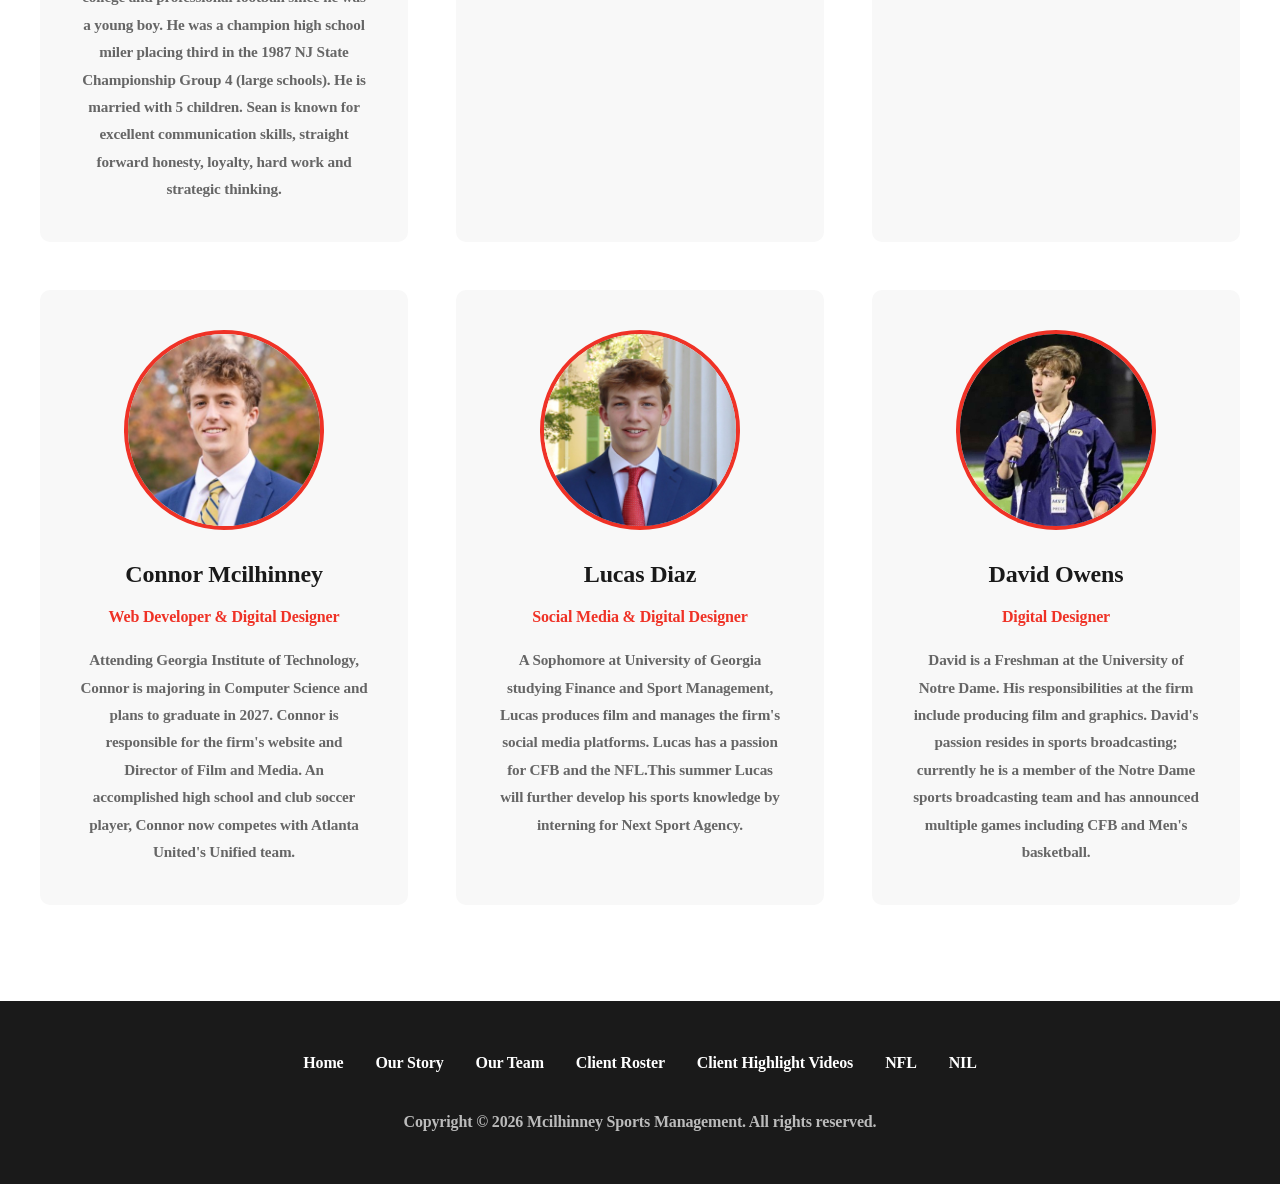
<file: our-team.html>
<!DOCTYPE html>
<html lang="en">
<head>
    <meta charset="UTF-8">
    <meta name="viewport" content="width=device-width, initial-scale=1.0">
    <title>Our Team - Mcilhinney Sports Management</title>
    <style>
        * {
            margin: 0;
            padding: 0;
            box-sizing: border-box;
        }

        :root {
            --primary-color: #EF3226;
            --dark-text: #1a1a1a;
            --light-text: #666;
            --bg-light: #f8f8f8;
            --white: #ffffff;
        }

        html {
            scroll-behavior: smooth;
        }

        body {
            font-family: 'Copperplate Gothic Bold', 'Copperplate Gothic', Copperplate, serif;
            line-height: 1.7;
            color: var(--dark-text);
            overflow-x: hidden;
            font-weight: bold;
            letter-spacing: -0.01em;
        }

        /* Navigation */
        nav {
            position: fixed;
            top: 0;
            width: 100%;
            background: var(--white);
            box-shadow: 0 2px 10px rgba(0,0,0,0.1);
            z-index: 1000;
            padding: 1rem 0;
        }

        .nav-container {
            max-width: 1200px;
            margin: 0 auto;
            display: flex;
            justify-content: space-between;
            align-items: center;
            padding: 0 2rem;
        }

        .logo {
            height: 100px;
            width: auto;
        }

        .nav-links {
            display: flex;
            gap: 2rem;
            list-style: none;
        }

        .nav-links a {
            text-decoration: none;
            color: var(--dark-text);
            font-weight: 500;
            transition: color 0.3s;
        }

        .nav-links a:hover,
        .nav-links a.active {
            color: var(--primary-color);
        }

        /* Page Header */
        .page-header {
            margin-top: 80px;
            background: linear-gradient(135deg, var(--primary-color) 0%, #c4281e 100%);
            color: var(--white);
            padding: 4rem 2rem;
            text-align: center;
            position: relative;
            overflow: hidden;
        }

        .page-header-content {
            max-width: 760px;
            margin: 0 auto;
            position: relative;
            z-index: 2;
        }

        .page-header h1 {
            font-size: clamp(2.5rem, 5vw, 4rem);
            margin-bottom: 1rem;
        }

        .page-header p {
            font-size: 1.2rem;
            opacity: 0.9;
            max-width: 700px;
            margin: 0 auto;
        }

        .section-header {
            text-align: center;
            margin-bottom: 4rem;
        }

        .section-header h2 {
            font-size: clamp(2rem, 4vw, 3rem);
            margin-bottom: 1rem;
            color: var(--dark-text);
        }

        .section-header h3 {
            color: var(--dark-text);
        }

        .section-header p {
            font-size: 1.2rem;
            color: var(--light-text);
            max-width: 700px;
            margin: 0 auto;
        }

        /* Team Section */
        .team {
            padding: 6rem 2rem;
            background: var(--white);
        }

        .team-container {
            max-width: 1200px;
            margin: 0 auto;
        }

        .team-grid {
            display: grid;
            grid-template-columns: repeat(auto-fit, minmax(280px, 1fr));
            gap: 3rem;
        }

        .team-member {
            background: var(--bg-light);
            padding: 2.5rem;
            border-radius: 10px;
            text-align: center;
            transition: transform 0.3s, box-shadow 0.3s;
        }

        .team-member:hover {
            transform: translateY(-5px);
            box-shadow: 0 10px 30px rgba(0,0,0,0.1);
        }

        .team-member-photo {
            width: 200px;
            height: 200px;
            margin: 0 auto 1.5rem;
            background: var(--white);
            border-radius: 50%;
            display: flex;
            align-items: center;
            justify-content: center;
            overflow: hidden;
            border: 4px solid var(--primary-color);
        }

        .team-member-photo img {
            width: 100%;
            height: 100%;
            object-fit: cover;
        }

        .team-member-placeholder {
            width: 100%;
            height: 100%;
            background: var(--bg-light);
            display: flex;
            align-items: center;
            justify-content: center;
            font-size: 4rem;
            color: var(--primary-color);
        }

        .team-member h3 {
            font-size: 1.5rem;
            margin-bottom: 0.5rem;
            color: var(--dark-text);
        }

        .team-member .role {
            color: var(--primary-color);
            font-weight: 600;
            margin-bottom: 1rem;
            font-size: 1rem;
        }

        .team-member p {
            color: var(--light-text);
            line-height: 1.8;
            font-size: 0.95rem;
        }

        /* Footer */
        footer {
            background: var(--dark-text);
            color: var(--white);
            padding: 3rem 2rem;
            text-align: center;
        }

        .footer-container {
            max-width: 1200px;
            margin: 0 auto;
        }

        .footer-links {
            display: flex;
            justify-content: center;
            gap: 2rem;
            margin-bottom: 2rem;
            flex-wrap: wrap;
        }

        .footer-links a {
            color: var(--white);
            text-decoration: none;
            transition: color 0.3s;
        }

        .footer-links a:hover {
            color: var(--primary-color);
        }

        .footer-copyright {
            opacity: 0.7;
            margin-top: 2rem;
        }

        /* Responsive */
        @media (max-width: 768px) {
            .team-grid {
                grid-template-columns: 1fr;
            }
        }
    </style>
    <link rel="stylesheet" href="assets/mobile-nav.css">
</head>
<body>
    <!-- Navigation -->
    <nav>
        <div class="nav-container">
            <a href="index.html"><img src="assets/logo.png" alt="Mcilhinney Sports Management" class="logo"></a>
            <div class="nav-right">
                <button type="button" class="nav-toggle" aria-expanded="false" aria-controls="site-nav" aria-label="Open menu">
                    <span class="nav-toggle-bar"></span>
                    <span class="nav-toggle-bar"></span>
                    <span class="nav-toggle-bar"></span>
                </button>
                <div class="nav-backdrop" aria-hidden="true"></div>
                <ul class="nav-links" id="site-nav">
                    <li><a href="index.html">Home</a></li>
                    <li><a href="our-story.html">Our Story</a></li>
                    <li><a href="our-team.html" class="active">Our Team</a></li>
                    <li><a href="client-roster.html">Client Roster</a></li>
                    <li><a href="client-highlight-videos.html">Client Highlight Videos</a></li>
                    <li><a href="nfl.html">NFL</a></li>
                    <!-- <li><a href="testimonials.html">Testimonials</a></li> -->
                    <li><a href="nil.html">NIL</a></li>
                </ul>
            </div>
        </div>
    </nav>

    <!-- Page Header -->
    <section class="page-header">
        <div class="page-header-content">
            <h1>Our Team</h1>
            <p>Meet the experienced professionals dedicated to your success</p>
        </div>
    </section>

    <!-- Our Team Section -->
    <section class="team">
        <div class="team-container">
            <div class="team-grid">
                <div class="team-member">
                    <div class="team-member-photo">
                        <img src="assets/Sean.jpeg" alt="Sean">
                    </div>
                    <h3>Sean Mcilhinney</h3>
                    <div class="role">NFL & NIL Agent</div>
                    <p>Sean is a fully licensed NFL agent which he earned in 2024 and has been a practicing attorney for 30 plus years.

Sean graduated cum laude from North Carolina State University in 1991 with a BA in communications and political science.  

Sean then graduated with honors from Georgia State University College of Law in 1995 where he sat on school's prestigious law review.  

After graduating from law school, Sean was an attorney at King & Spalding, the premier law firm in the Southeast, where he worked in the products liability division representing Fortune 500 companies. He loved working at King & Spalding but decided to leave the large law firm after three years to open his own small boutique law firm focusing on criminal defense and personal injury. 

In 2008, Sean was recognized in Georgia Trend magazine as one of Georgia’s elite attorneys for criminal defense. 

In 2023, Sean founded McIlhinney Sport Management to pursue his life long dream of being a sports agent.  From its inception, the agency's focus has been to provide high quality representation and personalized service in the NIL and NFL space. 

Sean has always had a passion for college and professional football since he was a young boy.  He was a champion high school miler placing third in the 1987 NJ State Championship Group 4 (large schools).  He is married with 5 children.   

Sean is known for excellent communication skills, straight forward honesty, loyalty, hard work and strategic thinking. </p>
                </div>
                <div class="team-member">
                    <div class="team-member-photo">
                        <img src="assets/McKay.jpeg" alt="McKay">
                    </div>
                    <h3>McKay Siebold</h3>
                    <div class="role">Player Manager & Recruiter</div>
                    <p>Graduated from Florida State University in 2022 with a degree in Sport Management. Currently McKay is attending Atlanta's John Marshall law school and serves as a recruiter and player manager on the staff. McKay is known for his extensive NFL player knowledge and salary cap intel. McKay was a stand-out wide reciever on his high school football team. McKay holds a MLBPA limited agent certification and plans to secure his NFL agent liscense upon finishing law school. </p>
                </div>
                <div class="team-member">
                    <div class="team-member-photo">
                        <img src="assets/Kane.jpeg" alt="Kane">
                    </div>
                    <h3>Kane Siebold</h3>
                    <div class="role">NIL Marketing Director & Recruiter</div>
                    <p>Graduated from University of Georgia with a degree from the Terry College of Business in 2022. Currently Kane is attending Atlanta's John Marshall law school and serves as a recruiter and NIL Marketing Director on the staff. Kane is known for his keen understanding of CFB's ever-changing NIL landscape. Kane was a distinguished high school wide reciever and defensive back, recording 3 interceptions in one game. Kane holds a MLBPA limited agent certification and plans to secure his NFL agent liscense upon graduating law school. </p>
                </div>
                <div class="team-member">
                    <div class="team-member-photo">
                        <img src="assets/Connor.jpeg" alt="Connor">
                    </div>
                    <h3>Connor Mcilhinney</h3>
                    <div class="role">Web Developer & Digital Designer</div>
                    <p>Attending Georgia Institute of Technology, Connor is majoring in Computer Science and plans to graduate in 2027. Connor is responsible for the firm's website and Director of Film and Media. An accomplished high school and club soccer player, Connor now competes with Atlanta United's Unified team.</p>
                </div>
                <div class="team-member">
                    <div class="team-member-photo">
                        <img src="assets/Lucas.png" alt="Lucas Diaz">
                    </div>
                    <h3>Lucas Diaz</h3>
                    <div class="role">Social Media & Digital Designer</div>
                    <p>A Sophomore at University of Georgia studying Finance and Sport Management, Lucas produces film and manages the firm's social media platforms. Lucas has a passion for CFB and the NFL.This summer Lucas will further develop his sports knowledge by interning for Next Sport Agency.</p>
                </div>
                <div class="team-member">
                    <div class="team-member-photo">
                        <img src="assets/David.jpeg" alt="David">
                    </div>
                    <h3>David Owens</h3>
                    <div class="role">Digital Designer</div>
                    <p>David is a Freshman at the University of Notre Dame. His responsibilities at the firm include producing film and graphics. David's passion resides in sports broadcasting; currently he is a member of the Notre Dame sports broadcasting team and has announced multiple games including CFB and Men's basketball.</p>
                </div>
            </div>
        </div>
    </section>

    <!-- Footer -->
    <footer>
        <div class="footer-container">
            <div class="footer-links">
                <a href="index.html">Home</a>
                <a href="our-story.html">Our Story</a>
                <a href="our-team.html">Our Team</a>
                <a href="client-roster.html">Client Roster</a>
                <a href="client-highlight-videos.html">Client Highlight Videos</a>
                <a href="nfl.html">NFL</a>
                <!-- <a href="testimonials.html">Testimonials</a> -->
                <a href="nil.html">NIL</a>
            </div>
            <div class="footer-copyright">
                <p>Copyright © 2026 Mcilhinney Sports Management. All rights reserved.</p>
            </div>
        </div>
    </footer>
    <script src="assets/mobile-nav.js"></script>
</body>
</html>
</file>
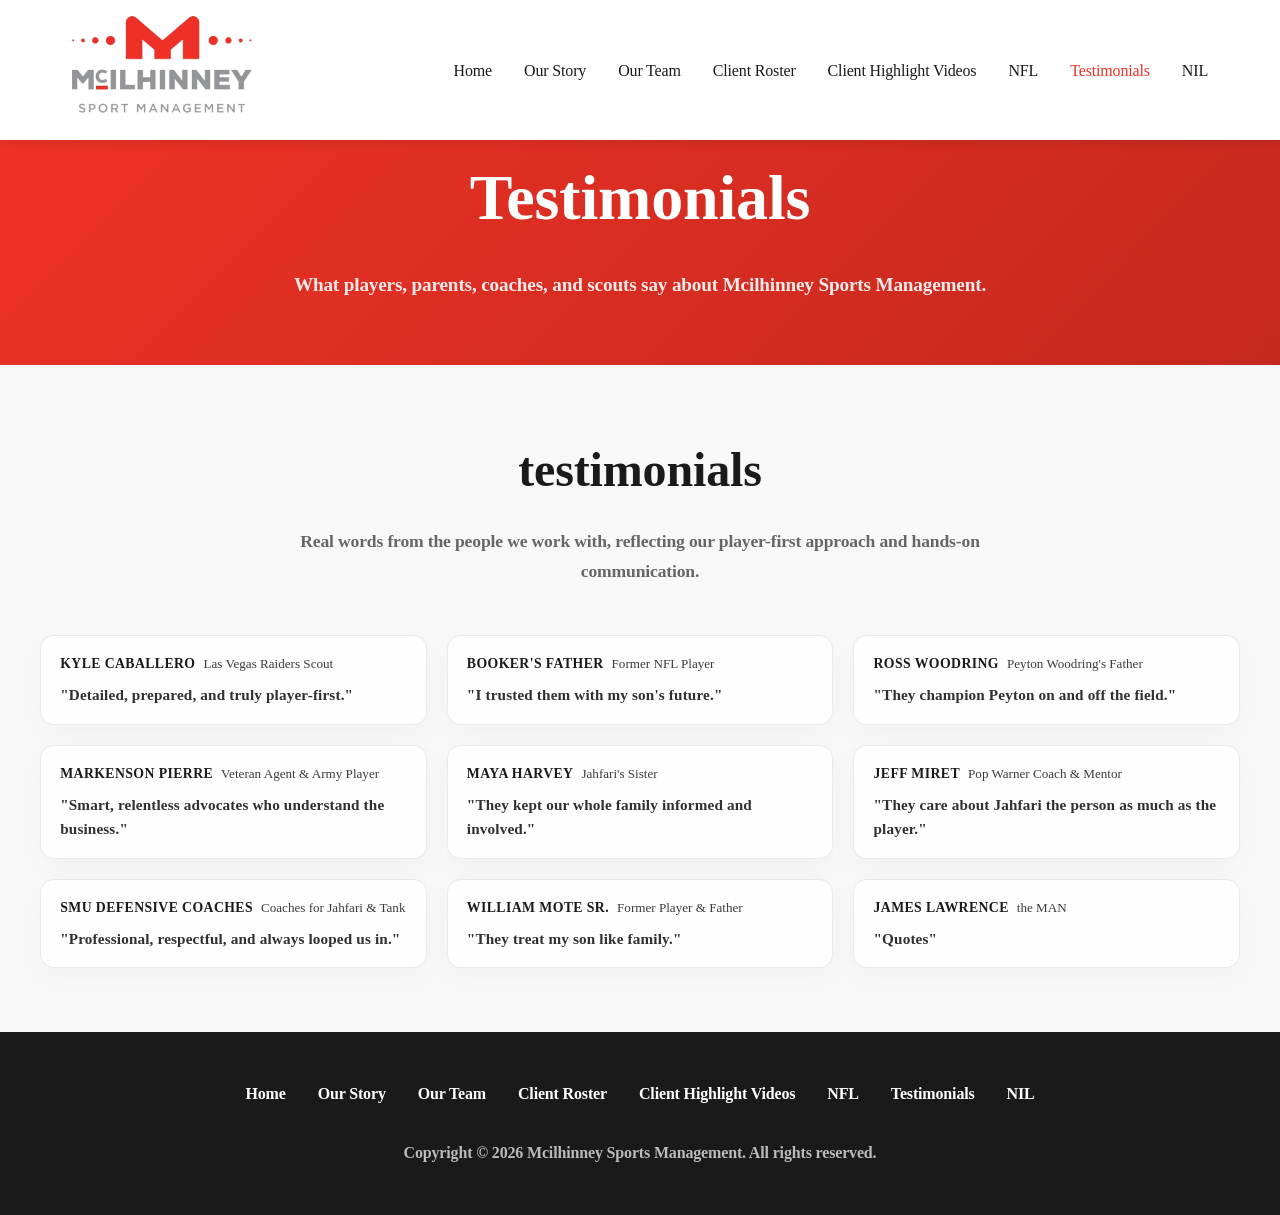
<file: testimonials.html>
<!DOCTYPE html>
<html lang="en">
<head>
    <meta charset="UTF-8">
    <meta name="viewport" content="width=device-width, initial-scale=1.0">
    <title>Testimonials - Mcilhinney Sports Management</title>
    <style>
        * {
            margin: 0;
            padding: 0;
            box-sizing: border-box;
        }

        :root {
            --primary-color: #EF3226;
            --dark-text: #1a1a1a;
            --light-text: #666;
            --bg-light: #f8f8f8;
            --white: #ffffff;
        }

        html {
            scroll-behavior: smooth;
        }

        body {
            font-family: 'Copperplate Gothic Bold', 'Copperplate Gothic', Copperplate, serif;
            line-height: 1.7;
            color: var(--dark-text);
            overflow-x: hidden;
            font-weight: bold;
            letter-spacing: -0.01em;
        }

        /* Navigation */
        nav {
            position: fixed;
            top: 0;
            width: 100%;
            background: var(--white);
            box-shadow: 0 2px 10px rgba(0,0,0,0.1);
            z-index: 1000;
            padding: 1rem 0;
        }

        .nav-container {
            max-width: 1200px;
            margin: 0 auto;
            display: flex;
            justify-content: space-between;
            align-items: center;
            padding: 0 2rem;
        }

        .logo {
            height: 100px;
            width: auto;
        }

        .nav-links {
            display: flex;
            gap: 2rem;
            list-style: none;
        }

        .nav-links a {
            text-decoration: none;
            color: var(--dark-text);
            font-weight: 500;
            transition: color 0.3s;
        }

        .nav-links a:hover,
        .nav-links a.active {
            color: var(--primary-color);
        }

        /* Page Header */
        .page-header {
            margin-top: 80px;
            background: linear-gradient(135deg, var(--primary-color) 0%, #c4281e 100%);
            color: var(--white);
            padding: 4rem 2rem;
            text-align: center;
        }

        .page-header h1 {
            font-size: clamp(2.5rem, 5vw, 4rem);
            margin-bottom: 1rem;
        }

        .page-header p {
            font-size: 1.2rem;
            opacity: 0.9;
            max-width: 700px;
            margin: 0 auto;
        }

        /* Content */
        .content {
            padding: 4rem 2rem;
            background: var(--bg-light);
        }

        .content-container {
            max-width: 1200px;
            margin: 0 auto;
        }

        .section-header {
            text-align: center;
            margin-bottom: 3rem;
        }

        .section-header h2 {
            font-size: clamp(2rem, 4vw, 3rem);
            margin-bottom: 1rem;
            color: var(--dark-text);
        }

        .section-header p {
            font-size: 1.1rem;
            color: var(--light-text);
            max-width: 800px;
            margin: 0 auto;
        }

        .testimonials-grid {
            display: grid;
            grid-template-columns: repeat(auto-fit, minmax(320px, 1fr));
            gap: 1.25rem;
        }

        /* Reuse pill styling from the index marquee section */
        .review-pill {
            display: inline-flex;
            flex-direction: column;
            align-items: flex-start;
            gap: 0.15rem;
            padding: 1.0rem 1.2rem;
            border-radius: 14px;
            background: rgba(255,255,255,0.85);
            border: 1px solid rgba(0,0,0,0.08);
            font-size: 0.86rem;
            letter-spacing: 0.03em;
            text-transform: uppercase;
            white-space: normal;
            box-shadow: 0 10px 30px rgba(0,0,0,0.03);
        }

        .review-meta {
            display: inline-flex;
            align-items: baseline;
            gap: 0.5rem;
            margin-bottom: 0.35rem;
        }

        .review-meta span {
            font-weight: 700;
        }

        .review-meta small {
            font-weight: 500;
            opacity: 0.85;
            text-transform: none;
            letter-spacing: 0;
            font-size: 0.82rem;
        }

        .review-quote {
            font-size: 0.95rem;
            text-transform: none;
            letter-spacing: 0.01em;
            opacity: 0.9;
            line-height: 1.6;
        }

        /* Footer */
        footer {
            background: var(--dark-text);
            color: var(--white);
            padding: 3rem 2rem;
            text-align: center;
        }

        .footer-container {
            max-width: 1200px;
            margin: 0 auto;
        }

        .footer-links {
            display: flex;
            justify-content: center;
            gap: 2rem;
            margin-bottom: 2rem;
            flex-wrap: wrap;
        }

        .footer-links a {
            color: var(--white);
            text-decoration: none;
            transition: color 0.3s;
        }

        .footer-links a:hover {
            color: var(--primary-color);
        }

        .footer-copyright {
            opacity: 0.7;
            margin-top: 2rem;
        }

        /* Responsive */
        @media (max-width: 768px) {
            .testimonials-grid {
                grid-template-columns: 1fr;
            }
        }
    </style>
    <link rel="stylesheet" href="assets/mobile-nav.css">
</head>
<body>
    <!-- Navigation -->
    <nav>
        <div class="nav-container">
            <a href="index.html"><img src="assets/logo.png" alt="Mcilhinney Sports Management" class="logo"></a>
            <div class="nav-right">
                <button type="button" class="nav-toggle" aria-expanded="false" aria-controls="site-nav" aria-label="Open menu">
                    <span class="nav-toggle-bar"></span>
                    <span class="nav-toggle-bar"></span>
                    <span class="nav-toggle-bar"></span>
                </button>
                <div class="nav-backdrop" aria-hidden="true"></div>
                <ul class="nav-links" id="site-nav">
                    <li><a href="index.html">Home</a></li>
                    <li><a href="our-story.html">Our Story</a></li>
                    <li><a href="our-team.html">Our Team</a></li>
                    <li><a href="client-roster.html">Client Roster</a></li>
                    <li><a href="client-highlight-videos.html">Client Highlight Videos</a></li>
                    <li><a href="nfl.html">NFL</a></li>
                    <li><a href="testimonials.html" class="active">Testimonials</a></li>
                    <li><a href="nil.html">NIL</a></li>
                </ul>
            </div>
        </div>
    </nav>

    <!-- Page Header -->
    <section class="page-header">
        <h1>Testimonials</h1>
        <p>What players, parents, coaches, and scouts say about Mcilhinney Sports Management.</p>
    </section>

    <!-- Testimonials Section -->
    <section class="content">
        <div class="content-container">
            <div class="section-header">
                <h2>testimonials</h2>
                <p>Real words from the people we work with, reflecting our player-first approach and hands-on communication.</p>
            </div>

            <div class="testimonials-grid">
                <div class="review-pill">
                    <div class="review-meta">
                        <span>Kyle Caballero</span>
                        <small>Las Vegas Raiders Scout</small>
                    </div>
                    <div class="review-quote">"Detailed, prepared, and truly player-first."</div>
                </div>

                <div class="review-pill">
                    <div class="review-meta">
                        <span>Booker's Father</span>
                        <small>Former NFL Player</small>
                    </div>
                    <div class="review-quote">"I trusted them with my son's future."</div>
                </div>

                <div class="review-pill">
                    <div class="review-meta">
                        <span>Ross Woodring</span>
                        <small>Peyton Woodring's Father</small>
                    </div>
                    <div class="review-quote">"They champion Peyton on and off the field."</div>
                </div>

                <div class="review-pill">
                    <div class="review-meta">
                        <span>Markenson Pierre</span>
                        <small>Veteran Agent & Army Player</small>
                    </div>
                    <div class="review-quote">"Smart, relentless advocates who understand the business."</div>
                </div>

                <div class="review-pill">
                    <div class="review-meta">
                        <span>Maya Harvey</span>
                        <small>Jahfari's Sister</small>
                    </div>
                    <div class="review-quote">"They kept our whole family informed and involved."</div>
                </div>

                <div class="review-pill">
                    <div class="review-meta">
                        <span>Jeff Miret</span>
                        <small>Pop Warner Coach & Mentor</small>
                    </div>
                    <div class="review-quote">"They care about Jahfari the person as much as the player."</div>
                </div>

                <div class="review-pill">
                    <div class="review-meta">
                        <span>SMU Defensive Coaches</span>
                        <small>Coaches for Jahfari & Tank</small>
                    </div>
                    <div class="review-quote">"Professional, respectful, and always looped us in."</div>
                </div>

                <div class="review-pill">
                    <div class="review-meta">
                        <span>William Mote Sr.</span>
                        <small>Former Player & Father</small>
                    </div>
                    <div class="review-quote">"They treat my son like family."</div>
                </div>

                <div class="review-pill">
                    <div class="review-meta">
                        <span>James Lawrence</span>
                        <small>the MAN</small>
                    </div>
                    <div class="review-quote">"Quotes"</div>
                </div>
            </div>
        </div>
    </section>

    <!-- Footer -->
    <footer>
        <div class="footer-container">
            <div class="footer-links">
                <a href="index.html">Home</a>
                <a href="our-story.html">Our Story</a>
                <a href="our-team.html">Our Team</a>
                <a href="client-roster.html">Client Roster</a>
                <a href="client-highlight-videos.html">Client Highlight Videos</a>
                <a href="nfl.html">NFL</a>
                <a href="testimonials.html">Testimonials</a>
                <a href="nil.html">NIL</a>
            </div>
            <div class="footer-copyright">
                <p>Copyright © 2026 Mcilhinney Sports Management. All rights reserved.</p>
            </div>
        </div>
    </footer>
    <script src="assets/mobile-nav.js"></script>
</body>
</html>
</file>
<file: assets/mobile-nav.css>
/* Shared mobile navigation and layout tweaks — load after each page’s inline <style> */

.nav-right {
    display: flex;
    align-items: center;
    margin-left: auto;
}

.nav-backdrop {
    display: none;
}

.nav-toggle {
    display: none;
    flex-direction: column;
    justify-content: center;
    align-items: center;
    gap: 6px;
    width: 48px;
    height: 48px;
    padding: 0;
    border: none;
    background: transparent;
    cursor: pointer;
    border-radius: 8px;
    color: var(--dark-text, #1a1a1a);
    -webkit-tap-highlight-color: transparent;
}

.nav-toggle:focus-visible {
    outline: 2px solid var(--primary-color, #ef3226);
    outline-offset: 2px;
}

.nav-toggle-bar {
    display: block;
    width: 24px;
    height: 3px;
    background: currentColor;
    border-radius: 2px;
    transition: transform 0.25s ease, opacity 0.2s ease;
}

nav.menu-open .nav-toggle-bar:nth-of-type(1) {
    transform: translateY(9px) rotate(45deg);
}

nav.menu-open .nav-toggle-bar:nth-of-type(2) {
    opacity: 0;
}

nav.menu-open .nav-toggle-bar:nth-of-type(3) {
    transform: translateY(-9px) rotate(-45deg);
}

body.nav-menu-open {
    overflow: hidden;
}

@media (max-width: 768px) {
    :root {
        --nav-bar-height: 72px;
    }

    nav {
        padding: 0.5rem 0;
    }

    .nav-container {
        padding: 0 1rem;
    }

    .logo {
        height: 56px !important;
    }

    .nav-toggle {
        display: flex;
        flex-shrink: 0;
    }

    .nav-links {
        position: fixed;
        top: var(--nav-bar-height);
        left: 0;
        right: 0;
        bottom: 0;
        flex-direction: column;
        align-items: stretch;
        justify-content: flex-start;
        gap: 0;
        margin: 0;
        padding: 0.5rem 1.25rem 2rem;
        background: var(--white, #fff);
        box-shadow: inset 0 1px 0 rgba(0, 0, 0, 0.06);
        z-index: 1001;
        overflow-y: auto;
        -webkit-overflow-scrolling: touch;
        transform: translateX(100%);
        visibility: hidden;
        transition: transform 0.3s ease, visibility 0.3s;
        display: flex !important;
        width: 100%;
        max-width: none;
    }

    nav.menu-open .nav-links {
        transform: translateX(0);
        visibility: visible;
    }

    .nav-links li {
        border-bottom: 1px solid rgba(0, 0, 0, 0.08);
    }

    .nav-links a {
        display: block;
        padding: 1rem 0.25rem;
        font-size: 1.05rem;
    }

    .nav-backdrop {
        display: block;
        position: fixed;
        top: var(--nav-bar-height);
        left: 0;
        right: 0;
        bottom: 0;
        background: rgba(0, 0, 0, 0.4);
        z-index: 1000;
        opacity: 0;
        visibility: hidden;
        pointer-events: none;
        transition: opacity 0.3s ease, visibility 0.3s;
    }

    nav.menu-open .nav-backdrop {
        opacity: 1;
        visibility: visible;
        pointer-events: auto;
    }

    /* Clear fixed header overlap */
    .hero,
    .page-header {
        margin-top: var(--nav-bar-height) !important;
    }

    .hero {
        min-height: unset;
        padding: 2.5rem 1rem;
    }

    .page-header {
        padding: 2.5rem 1rem !important;
    }

    .page-header h1 {
        font-size: clamp(1.75rem, 8vw, 2.5rem);
    }

    .page-header p,
    .section-header p {
        font-size: 1rem;
    }

    .page-header-logo {
        max-height: 56px;
    }

    /* Section rhythm */
    .services,
    .stats,
    .content,
    .team,
    .contact,
    .roster,
    .videos,
    .reviews {
        padding-top: 3rem;
        padding-bottom: 3rem;
        padding-left: 1rem;
        padding-right: 1rem;
    }

    .section-header {
        margin-bottom: 2.5rem;
    }

    .service-card,
    .roster-card,
    .team-member {
        padding: 1.5rem;
    }

    .stat-item h2 {
        font-size: clamp(2rem, 10vw, 2.75rem);
    }

    .highlight-box {
        padding: 1.5rem;
    }

    .footer-links {
        flex-direction: column;
        gap: 1rem;
        align-items: center;
    }

    .review-pill {
        white-space: normal;
        max-width: min(320px, 88vw);
    }

    .review-quote {
        white-space: normal;
    }

    #services {
        scroll-margin-top: calc(var(--nav-bar-height) + 0.5rem);
    }
}
</file>
